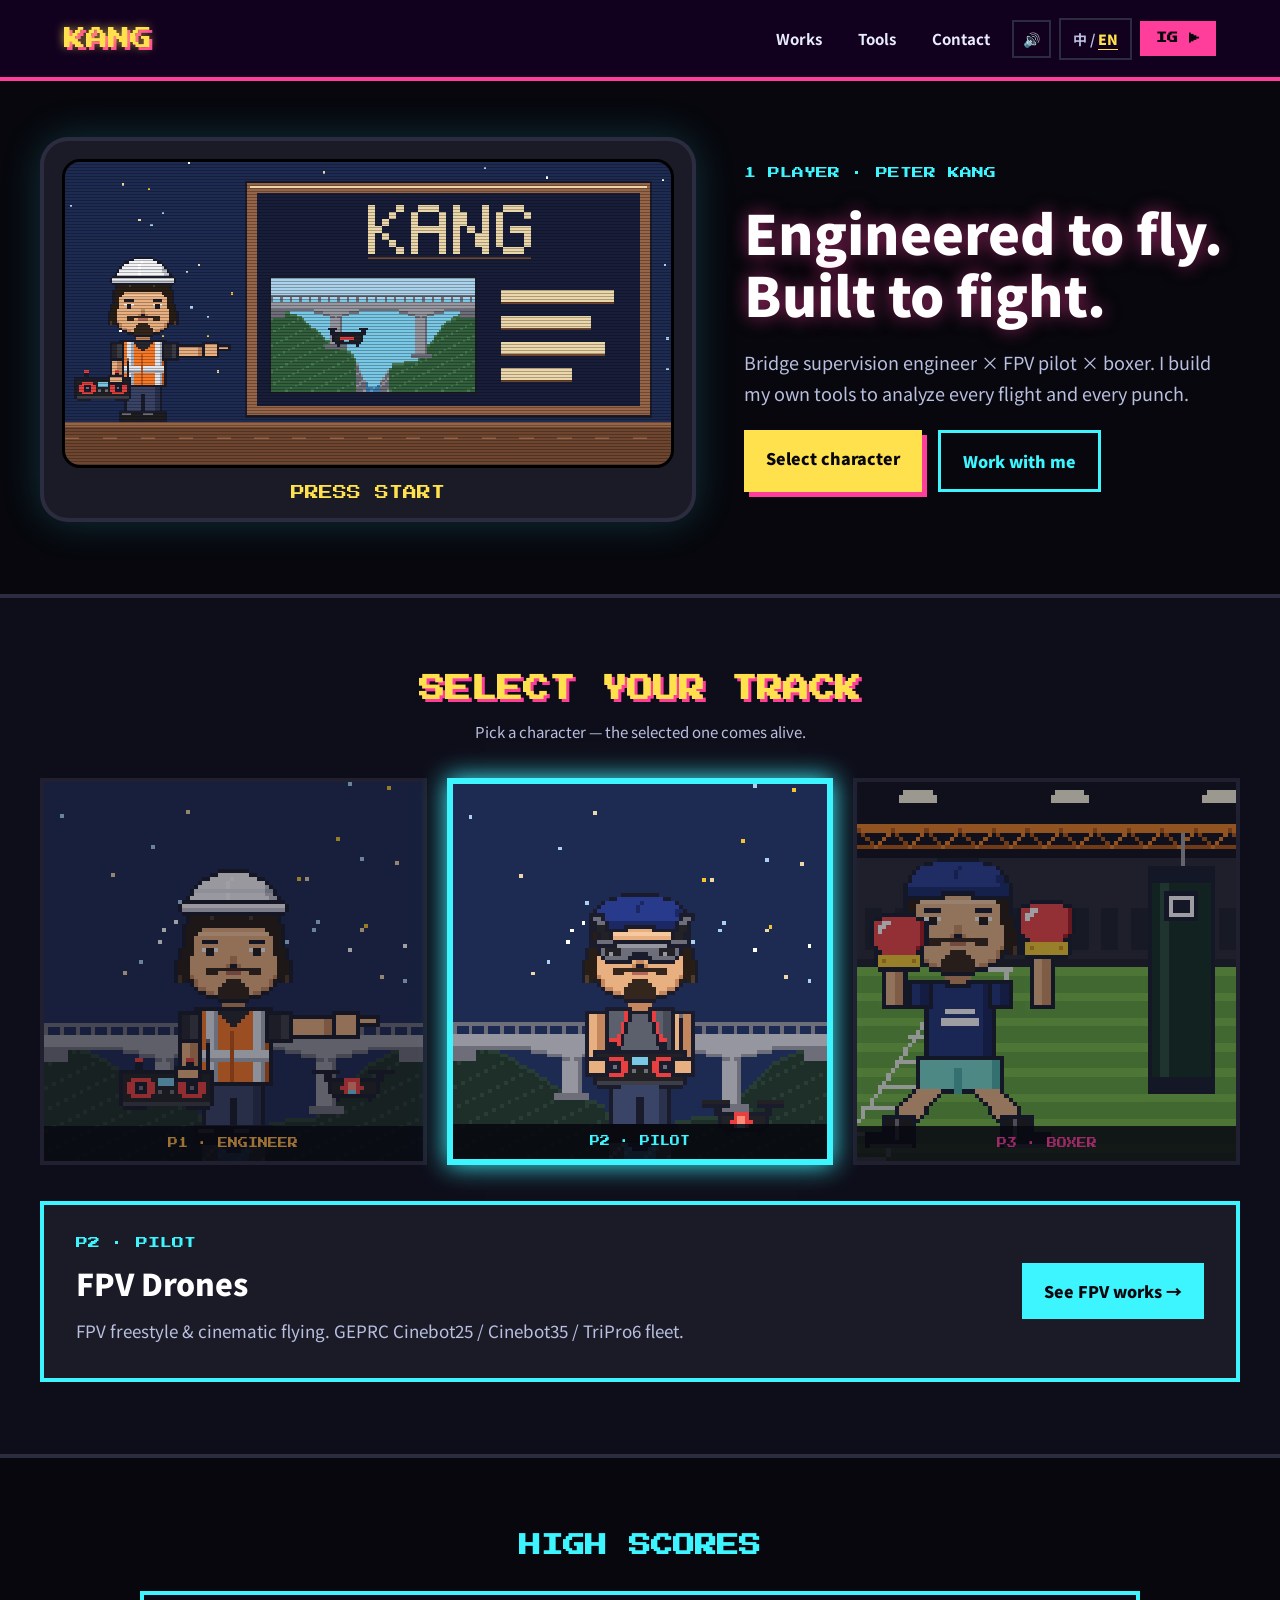
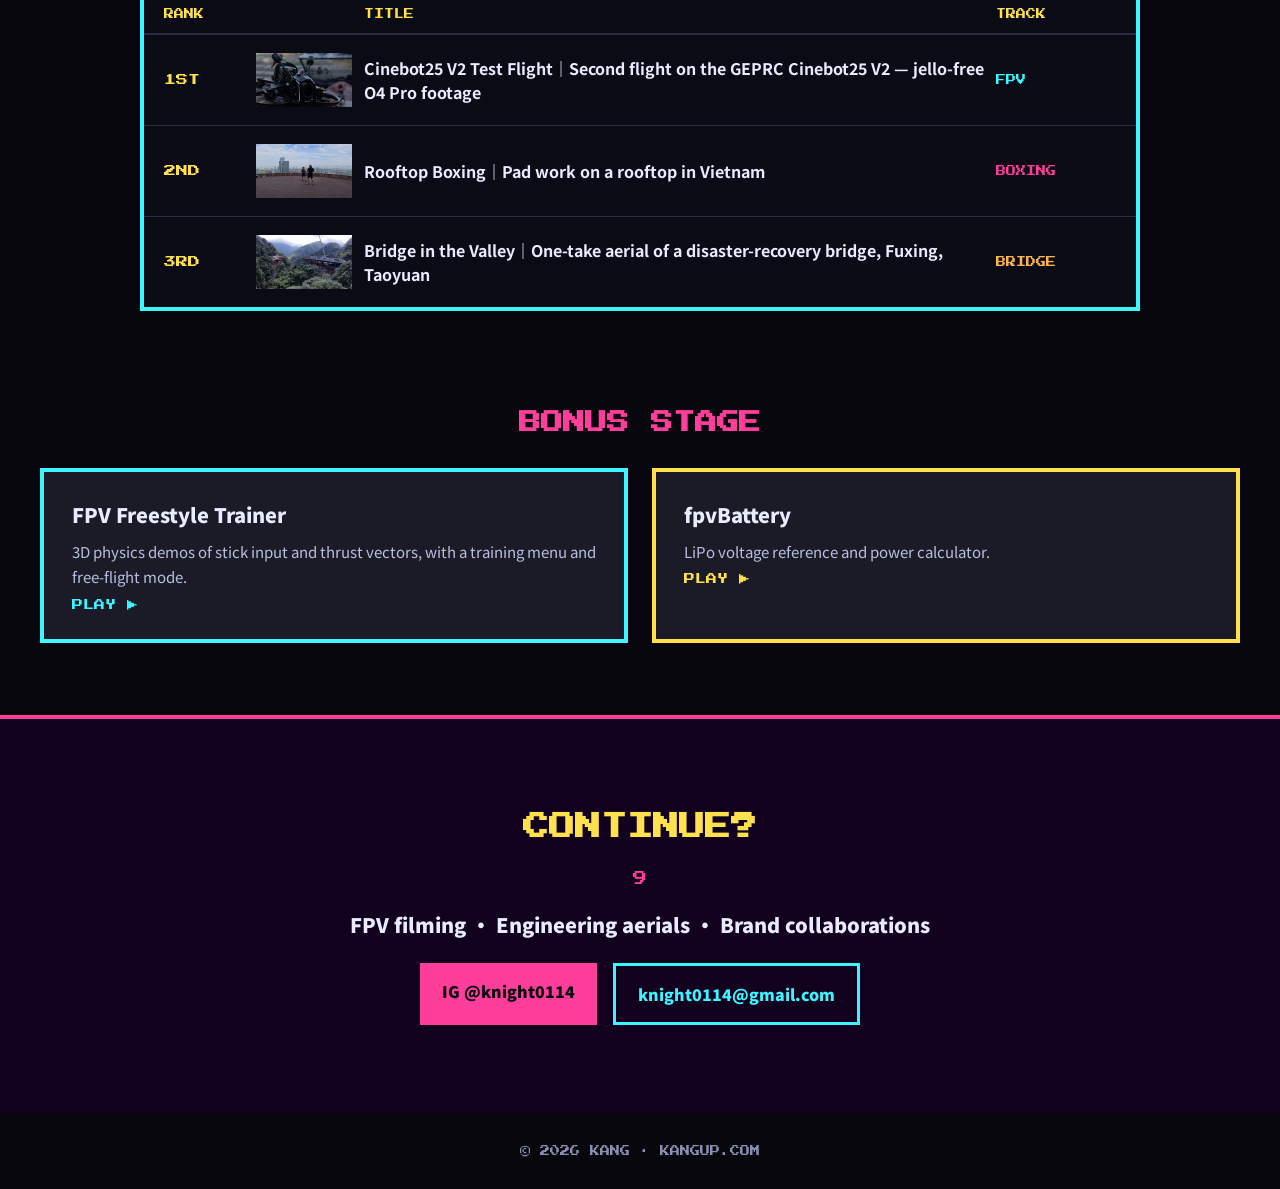
<file: index.html>
<!doctype html>
<html lang="zh-Hant">
<head>
<meta charset="utf-8">
<meta name="viewport" content="width=device-width, initial-scale=1">
<title data-i18n="home.title">KANG｜用工程腦飛行與出拳</title>
<meta name="description" data-i18n-content="home.desc" content="KANG：橋梁監造工程師 × FPV 飛手 × 拳擊。自己寫工具來分析每一次飛行、每一記出拳。">
<meta property="og:type" content="website">
<meta property="og:title" data-i18n-content="home.title" content="KANG｜用工程腦飛行與出拳">
<meta property="og:description" data-i18n-content="home.ogdesc" content="橋梁監造工程師 × FPV 飛手 × 拳擊。">
<meta property="og:image" content="https://kangup.com/assets/kang_banner_hd_final.png">
<link rel="icon" href="assets/kang_favicon_v2.ico">
<link rel="preconnect" href="https://fonts.googleapis.com">
<link rel="preconnect" href="https://fonts.gstatic.com" crossorigin>
<link href="https://fonts.googleapis.com/css2?family=Press+Start+2P&amp;family=Noto+Sans+TC:wght@400;700;900&amp;display=swap" rel="stylesheet">
<link rel="stylesheet" href="css/style.css">
<script type="module" src="js/i18n.js"></script>
<script type="module" src="js/sfx.js"></script>
<script type="module" src="js/select.js"></script>
<script type="module" src="js/works.js"></script>
</head>
<body>
<header class="site-header">
  <nav class="nav">
    <a class="logo" href="#top">KANG</a>
    <div class="nav-links">
      <a href="#works" data-i18n="nav.works">作品</a>
      <a href="#tools" data-i18n="nav.tools">工具</a>
      <a href="#contact" data-i18n="nav.contact">合作</a>
      <button type="button" class="sfx" id="sfx-toggle" aria-pressed="true" aria-label="音效開關 / Toggle sound" data-i18n-aria="sfx.aria"><span aria-hidden="true">🔊</span></button>
      <button type="button" class="lang" id="lang-toggle" aria-label="切換語言 / Switch language"><span class="l-zh">中</span> / <span class="l-en">EN</span></button>
      <a class="ig" href="https://instagram.com/knight0114">IG ▶</a>
    </div>
  </nav>
</header>

<section id="top" class="hero">
  <div class="wrap">
    <div class="cabinet">
      <div class="screen crt">
        <img src="assets/kang_banner_anim_v2.gif" data-i18n-alt="hero.alt" alt="KANG 像素橫幅：戴工程帽的 KANG 指向看板，無人機飛過山谷橋">
      </div>
      <p class="press blink">PRESS START</p>
    </div>
    <div class="hero-text">
      <p class="tag">1 PLAYER · PETER KANG</p>
      <h1 data-i18n-html="hero.h1">用工程腦<br>飛行與出拳</h1>
      <p class="lead" data-i18n="hero.lead">橋梁監造工程師 × FPV 飛手 × 拳擊。自己寫工具來分析每一次飛行、每一記出拳。</p>
      <div class="btns">
        <a class="btn btn-yellow" href="#select" data-i18n="hero.btn.select">選擇角色</a>
        <a class="btn btn-line" href="#contact" data-i18n="hero.btn.contact">合作洽詢</a>
      </div>
    </div>
  </div>
</section>

<section id="select" class="select">
  <div class="wrap">
    <div class="select-head">
      <h2>SELECT YOUR TRACK</h2>
      <p data-i18n="select.hint">點選角色看介紹（選中的角色會動起來）</p>
    </div>
    <div class="tracks">
      <button type="button" class="sel p1" data-id="p1" aria-pressed="false" data-i18n-aria="p1.aria" aria-label="選擇工程">
        <img class="still" src="assets/kang_engineer_static_v2.png" alt="">
        <span class="tagbar">P1 · ENGINEER</span>
      </button>
      <button type="button" class="sel p2" data-id="p2" aria-pressed="true" data-i18n-aria="p2.aria" aria-label="選擇 FPV">
        <img class="still" src="assets/kang_avatar_static_v2.png" alt="">
        <span class="tagbar">P2 · PILOT</span>
      </button>
      <button type="button" class="sel p3" data-id="p3" aria-pressed="false" data-i18n-aria="p3.aria" aria-label="選擇拳擊">
        <img class="still" src="assets/kang_boxing_guard_side.png" alt="">
        <span class="tagbar">P3 · BOXER</span>
      </button>
    </div>
    <div class="panels">
      <article class="panel p1" data-id="p1">
        <div class="panel-body">
          <p class="code">P1 · ENGINEER</p>
          <h3 data-i18n="p1.title">工程</h3>
          <p class="desc" data-i18n="p1.desc">橋梁監造工程師，參與桃園復興區橋梁災害復建。</p>
        </div>
        <a class="btn" href="https://instagram.com/knight0114" data-i18n="p1.cta">看工地空拍 →</a>
      </article>
      <article class="panel p2" data-id="p2">
        <div class="panel-body">
          <p class="code">P2 · PILOT</p>
          <h3 data-i18n="p2.title">FPV 穿越機</h3>
          <p class="desc" data-i18n="p2.desc">花飛與電影感拍攝。GEPRC Cinebot25 / Cinebot35 / TriPro6 機隊。</p>
        </div>
        <a class="btn" href="fpv/" data-i18n="p2.cta">看 FPV 作品 →</a>
      </article>
      <article class="panel p3" data-id="p3">
        <div class="panel-body">
          <p class="code">P3 · BOXER</p>
          <h3 data-i18n="p3.title">拳擊</h3>
          <p class="desc" data-i18n="p3.desc">每週訓練日記，用姿態分析看自己的出拳。</p>
        </div>
        <a class="btn" href="https://instagram.com/knight0114" data-i18n="p3.cta">看訓練紀錄 →</a>
      </article>
    </div>
  </div>
</section>

<section id="works" class="scores">
  <div class="wrap">
    <h2 class="h-px">HIGH SCORES</h2>
    <div class="board" data-works="featured"></div>
    <noscript><p class="noscript">需要啟用 JavaScript 才能顯示作品榜；也可直接到 <a href="https://instagram.com/knight0114">IG</a> 看。</p></noscript>
  </div>
</section>

<section id="tools" class="bonus">
  <div class="wrap">
    <h2 class="h-px">BONUS STAGE</h2>
    <div class="cards">
      <a class="card" href="https://kang666-hub.github.io/fpv-trainer/">
        <h3 data-i18n="bonus.trainer.title">花飛訓練平台</h3>
        <p data-i18n="bonus.trainer.desc">3D 物理示範打桿與推力分解，含訓練菜單與自由練習。</p>
        <span class="go">PLAY ▶</span>
      </a>
      <a class="card yellow" href="https://kang666-hub.github.io/fpvBattery/">
        <h3>fpvBattery</h3>
        <p data-i18n="bonus.battery.desc">鋰電池電壓參考與功率計算。</p>
        <span class="go">PLAY ▶</span>
      </a>
    </div>
  </div>
</section>

<section id="contact" class="contact">
  <div class="wrap">
    <h2>CONTINUE?</h2>
    <p class="count blink">9</p>
    <p class="sub" data-i18n="contact.sub">FPV 拍攝 · 工程空拍 · 品牌合作</p>
    <div class="btns">
      <a class="btn btn-pink" href="https://instagram.com/knight0114">IG @knight0114</a>
      <a class="btn btn-line" href="mailto:knight0114@gmail.com">knight0114@gmail.com</a>
    </div>
  </div>
</section>

<footer class="site-footer">© 2026 KANG · KANGUP.COM</footer>
</body>
</html>
</file>
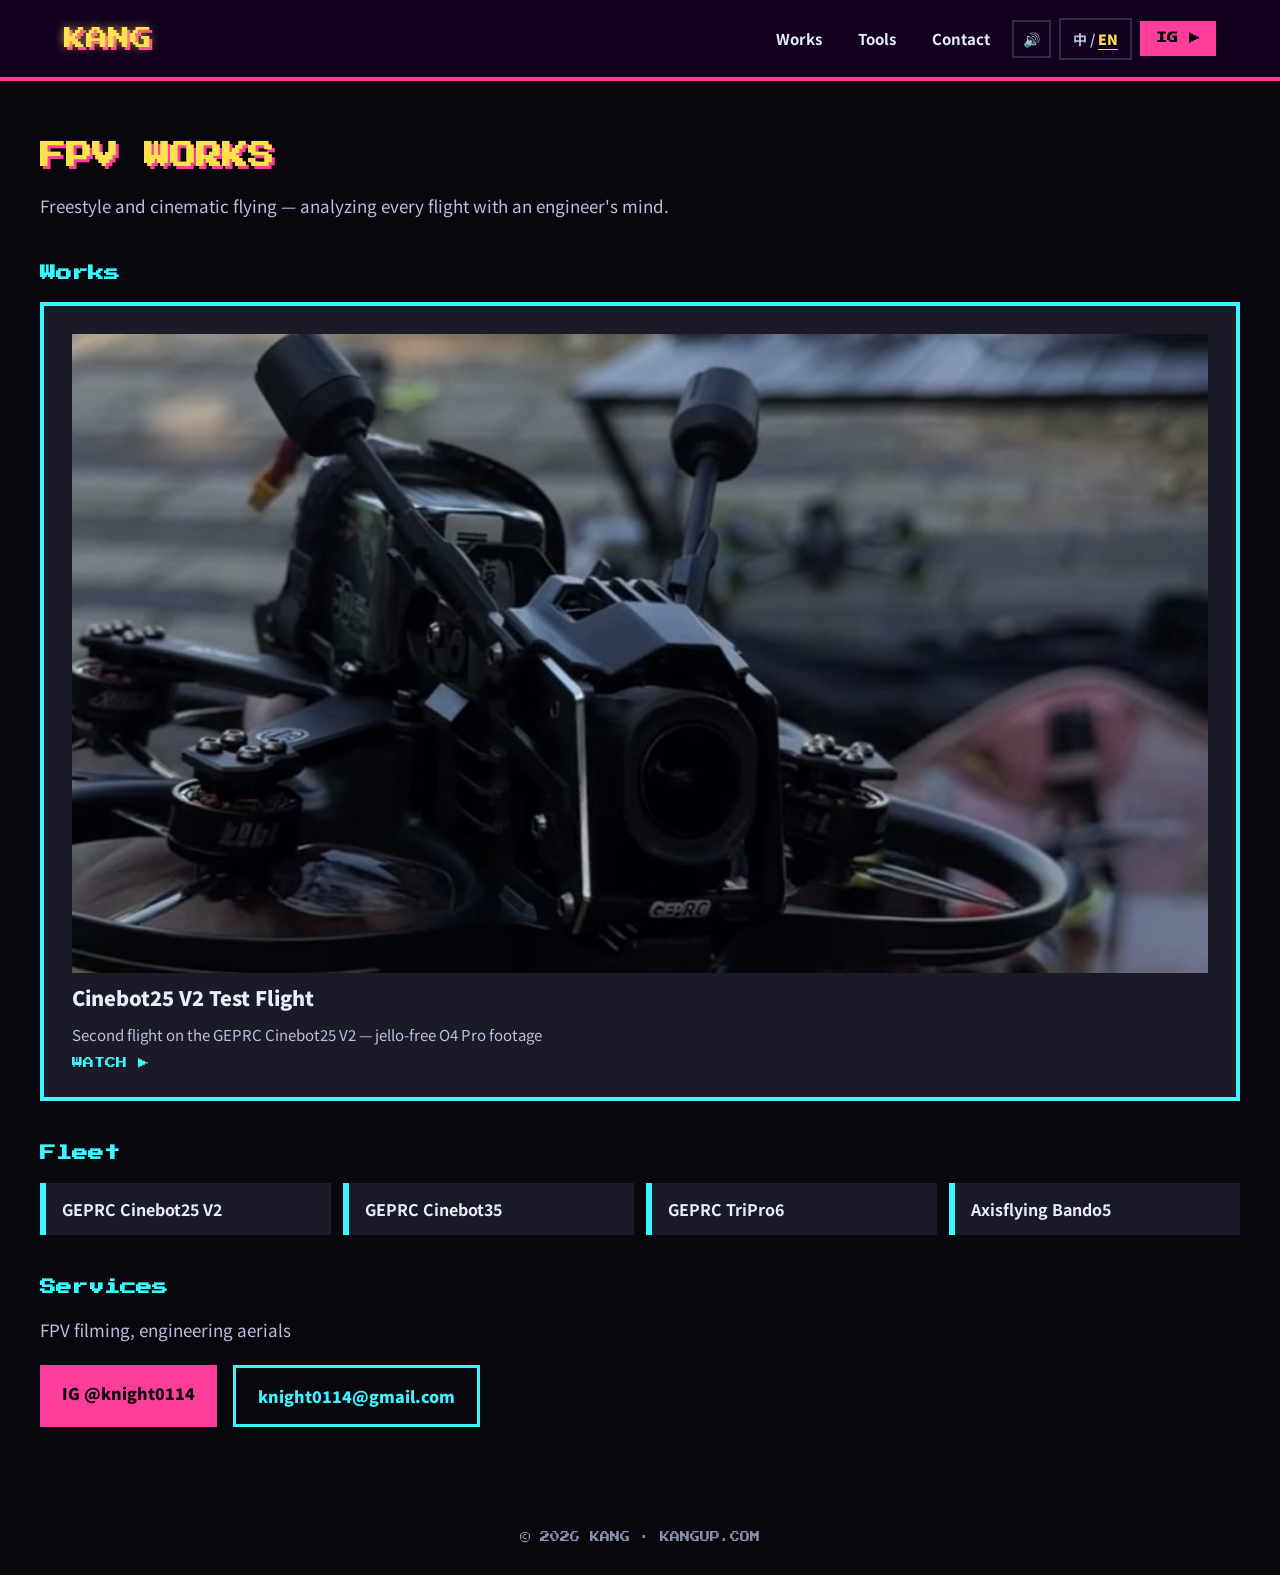
<file: fpv/index.html>
<!doctype html>
<html lang="zh-Hant">
<head>
<meta charset="utf-8">
<meta name="viewport" content="width=device-width, initial-scale=1">
<title data-i18n="fpv.title">FPV 作品集｜KANG</title>
<meta name="description" data-i18n-content="fpv.desc" content="KANG 的 FPV 穿越機作品、機隊與接案項目：FPV 拍攝、工程空拍。">
<meta property="og:type" content="website">
<meta property="og:title" data-i18n-content="fpv.title" content="FPV 作品集｜KANG">
<meta property="og:description" data-i18n-content="fpv.ogdesc" content="FPV 穿越機作品、機隊與接案項目。">
<meta property="og:image" content="https://kangup.com/assets/kang_banner_hd_final.png">
<link rel="icon" href="../assets/kang_favicon_v2.ico">
<link rel="preconnect" href="https://fonts.googleapis.com">
<link rel="preconnect" href="https://fonts.gstatic.com" crossorigin>
<link href="https://fonts.googleapis.com/css2?family=Press+Start+2P&amp;family=Noto+Sans+TC:wght@400;700;900&amp;display=swap" rel="stylesheet">
<link rel="stylesheet" href="../css/style.css">
<script type="module" src="../js/i18n.js"></script>
<script type="module" src="../js/sfx.js"></script>
<script type="module" src="../js/works.js"></script>
</head>
<body>
<header class="site-header">
  <nav class="nav">
    <a class="logo" href="../">KANG</a>
    <div class="nav-links">
      <a href="../#works" data-i18n="nav.works">作品</a>
      <a href="../tools/" data-i18n="nav.tools">工具</a>
      <a href="../#contact" data-i18n="nav.contact">合作</a>
      <button type="button" class="sfx" id="sfx-toggle" aria-pressed="true" aria-label="音效開關 / Toggle sound" data-i18n-aria="sfx.aria"><span aria-hidden="true">🔊</span></button>
      <button type="button" class="lang" id="lang-toggle" aria-label="切換語言 / Switch language"><span class="l-zh">中</span> / <span class="l-en">EN</span></button>
      <a class="ig" href="https://instagram.com/knight0114">IG ▶</a>
    </div>
  </nav>
</header>

<main class="page">
  <div class="wrap">
    <div>
      <h1>FPV WORKS</h1>
      <p class="intro" style="margin-top:16px" data-i18n="fpv.intro">花飛與電影感拍攝，用工程腦分析每一次飛行。</p>
    </div>

    <div>
      <h2 data-i18n="fpv.h.works">作品</h2>
      <div class="cards" data-works="fpv" style="margin-top:16px"></div>
      <noscript><p class="noscript">需要啟用 JavaScript 才能顯示作品；也可直接到 <a href="https://instagram.com/knight0114">IG</a> 看。</p></noscript>
    </div>

    <div>
      <h2 data-i18n="fpv.h.fleet">機隊</h2>
      <ul class="fleet">
        <li>GEPRC Cinebot25 V2</li>
        <li>GEPRC Cinebot35</li>
        <li>GEPRC TriPro6</li>
        <li>Axisflying Bando5</li>
      </ul>
    </div>

    <div>
      <h2 data-i18n="fpv.h.services">接案項目</h2>
      <p class="intro" style="margin-top:16px" data-i18n="fpv.services.body">FPV 拍攝、工程空拍</p>
      <div class="btns" style="margin-top:20px">
        <a class="btn btn-pink" href="https://instagram.com/knight0114">IG @knight0114</a>
        <a class="btn btn-line" href="mailto:knight0114@gmail.com">knight0114@gmail.com</a>
      </div>
    </div>
  </div>
</main>

<footer class="site-footer">© 2026 KANG · KANGUP.COM</footer>
</body>
</html>
</file>
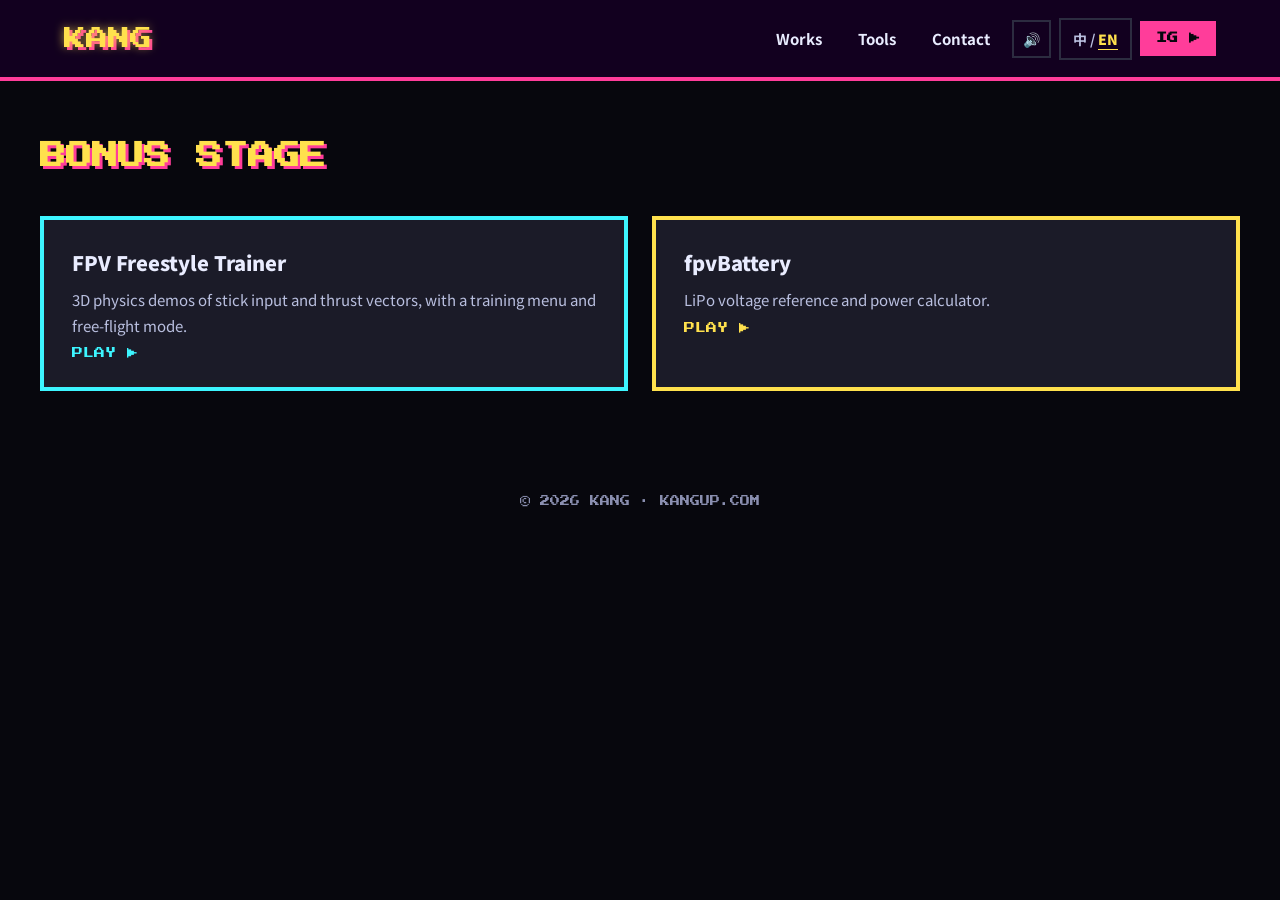
<file: tools/index.html>
<!doctype html>
<html lang="zh-Hant">
<head>
<meta charset="utf-8">
<meta name="viewport" content="width=device-width, initial-scale=1">
<title data-i18n="tools.title">工具區｜KANG</title>
<meta name="description" data-i18n-content="tools.desc" content="KANG 自己寫的 FPV 工具：花飛訓練平台、fpvBattery 電池計算。">
<meta property="og:type" content="website">
<meta property="og:title" data-i18n-content="tools.title" content="工具區｜KANG">
<meta property="og:description" data-i18n-content="tools.ogdesc" content="花飛訓練平台、fpvBattery 電池計算。">
<meta property="og:image" content="https://kangup.com/assets/kang_banner_hd_final.png">
<link rel="icon" href="../assets/kang_favicon_v2.ico">
<link rel="preconnect" href="https://fonts.googleapis.com">
<link rel="preconnect" href="https://fonts.gstatic.com" crossorigin>
<link href="https://fonts.googleapis.com/css2?family=Press+Start+2P&amp;family=Noto+Sans+TC:wght@400;700;900&amp;display=swap" rel="stylesheet">
<link rel="stylesheet" href="../css/style.css">
<script type="module" src="../js/i18n.js"></script>
<script type="module" src="../js/sfx.js"></script>
</head>
<body>
<header class="site-header">
  <nav class="nav">
    <a class="logo" href="../">KANG</a>
    <div class="nav-links">
      <a href="../#works" data-i18n="nav.works">作品</a>
      <a href="../tools/" data-i18n="nav.tools">工具</a>
      <a href="../#contact" data-i18n="nav.contact">合作</a>
      <button type="button" class="sfx" id="sfx-toggle" aria-pressed="true" aria-label="音效開關 / Toggle sound" data-i18n-aria="sfx.aria"><span aria-hidden="true">🔊</span></button>
      <button type="button" class="lang" id="lang-toggle" aria-label="切換語言 / Switch language"><span class="l-zh">中</span> / <span class="l-en">EN</span></button>
      <a class="ig" href="https://instagram.com/knight0114">IG ▶</a>
    </div>
  </nav>
</header>

<main class="page">
  <div class="wrap">
    <h1>BONUS STAGE</h1>
    <div class="cards">
      <a class="card" href="https://kang666-hub.github.io/fpv-trainer/">
        <h3 data-i18n="bonus.trainer.title">花飛訓練平台</h3>
        <p data-i18n="bonus.trainer.desc">3D 物理示範打桿與推力分解，含訓練菜單與自由練習。</p>
        <span class="go">PLAY ▶</span>
      </a>
      <a class="card yellow" href="https://kang666-hub.github.io/fpvBattery/">
        <h3>fpvBattery</h3>
        <p data-i18n="bonus.battery.desc">鋰電池電壓參考與功率計算。</p>
        <span class="go">PLAY ▶</span>
      </a>
    </div>
  </div>
</main>

<footer class="site-footer">© 2026 KANG · KANGUP.COM</footer>
</body>
</html>
</file>
<file: css/style.css>
/* KANG 個人網站共用樣式（色彩取自 A2 設計稿） */
:root{
  --bg:#07070d;--panel:#1b1b28;--panel-2:#0e0e1a;--line:#2c2c40;--marquee:#12001f;
  --pink:#ff3d9a;--cyan:#3df5ff;--yellow:#ffe14d;--orange:#ffb547;--text:#e9ecff;--muted:#b9bfdf;
  --px:'Press Start 2P',monospace;
}
*{box-sizing:border-box}
html{scroll-behavior:smooth}
body{margin:0;background:var(--bg);color:var(--text);font-family:'Noto Sans TC',sans-serif;min-height:100vh;overflow-x:hidden}
a{color:var(--cyan)}a:hover{color:#fff}
img{image-rendering:pixelated}
:focus-visible{outline:3px solid var(--yellow);outline-offset:3px}
h1,h2,h3,p{margin:0}
.px{font-family:var(--px)}

.crt{position:relative}
.crt::after{content:"";position:absolute;inset:0;pointer-events:none;background:repeating-linear-gradient(0deg,rgba(0,0,0,.28) 0,rgba(0,0,0,.28) 1px,transparent 1px,transparent 3px)}
@keyframes blink{0%,49%{opacity:1}50%,100%{opacity:0}}
.blink{animation:blink 1.1s steps(1) infinite}
@media (prefers-reduced-motion:reduce){.blink{animation:none}}

/* 導覽列 */
.site-header{background:var(--marquee);border-bottom:4px solid var(--pink)}
.nav{max-width:1200px;margin:0 auto;padding:16px 24px;display:flex;flex-wrap:wrap;align-items:center;justify-content:space-between;gap:16px}
.logo{font-family:var(--px);font-size:22px;text-decoration:none;color:var(--yellow);text-shadow:0 0 10px rgba(255,225,77,.7),3px 3px 0 var(--pink)}
.nav-links{display:flex;flex-wrap:wrap;gap:8px;align-items:center}
.nav-links a{padding:12px 14px;font-size:15px;font-weight:700;text-decoration:none;color:var(--text)}
.nav-links a.ig{padding:12px 16px;font-family:var(--px);font-size:11px;background:var(--pink);color:var(--bg)}

section{padding:72px 24px}
.wrap{max-width:1200px;margin:0 auto}
.h-px{font-family:var(--px);line-height:1.5;text-align:center}

/* 主視覺 */
.hero{padding:56px 24px 72px}
.hero .wrap{display:flex;flex-wrap:wrap;gap:48px;align-items:center}
.cabinet{flex:1 1 560px;min-width:0;background:var(--panel);border-radius:28px;padding:22px;box-shadow:inset 0 0 0 4px var(--line),0 0 40px rgba(61,245,255,.18)}
.screen{border-radius:18px;overflow:hidden;background:#0b1230;border:3px solid #000}
.screen img{width:100%;height:auto;display:block}
.press{margin-top:18px;text-align:center;font-family:var(--px);font-size:14px;color:var(--yellow)}
.hero-text{flex:1 1 400px;min-width:0;display:flex;flex-direction:column;gap:22px}
.hero-text .tag{font-family:var(--px);font-size:12px;color:var(--cyan)}
.hero-text h1{font-size:54px;line-height:1.15;font-weight:900;color:#fff;text-shadow:0 0 18px rgba(255,61,154,.55)}
.hero-text .lead{font-size:18px;line-height:1.7;color:var(--muted)}
.btns{display:flex;flex-wrap:wrap;gap:16px}
.btn{display:inline-block;padding:16px 22px;font-weight:900;text-decoration:none;font-size:16px}
.btn-yellow{background:var(--yellow);color:var(--bg);box-shadow:5px 5px 0 var(--pink)}
.btn-yellow:hover{color:var(--bg)}
.btn-line{border:3px solid var(--cyan);color:var(--cyan)}
.btn-pink{background:var(--pink);color:var(--bg)}
.btn-pink:hover{color:var(--bg)}

/* 選角 */
.select{background:var(--panel-2);border-top:4px solid var(--line);border-bottom:4px solid var(--line)}
.select .wrap{display:flex;flex-direction:column;gap:36px}
.select-head{display:flex;flex-direction:column;gap:12px;align-items:center;text-align:center}
.select-head h2{font-family:var(--px);font-size:26px;line-height:1.5;color:var(--yellow);text-shadow:3px 3px 0 var(--pink)}
.select-head p{font-size:15px;color:var(--muted)}
.tracks{display:grid;grid-template-columns:repeat(3,minmax(0,1fr));gap:20px}
.sel{position:relative;aspect-ratio:1/1;padding:0;background:#0b1230;overflow:hidden;border:4px solid var(--line);opacity:.6;cursor:pointer;font:inherit;color:inherit;min-width:0}
.sel img{position:absolute;inset:0;width:100%;height:100%;object-fit:cover;image-rendering:pixelated}
/* 兩段式：靜態圖（最下層）→ 選定動作 sprite（播一次，9 格 × 750ms）→ 待機 GIF（JS 建立，從第 0 格開始） */
.sel .chosen{position:absolute;inset:0;display:none;background-repeat:no-repeat;background-size:900% 100%;background-position:0 0;image-rendering:pixelated}
.sel[data-phase="chosen"] .chosen{display:block;animation:kang-chosen .75s step-end 1 forwards}
.sel[data-phase="idle"] .chosen{display:none}
.p1 .chosen{background-image:url(../assets/kang_select_p1_confirm.png)}
.p2 .chosen{background-image:url(../assets/kang_select_p2_confirm.png)}
.p3 .chosen{background-image:url(../assets/kang_select_p3_confirm.png)}
@keyframes kang-chosen{
  0%{background-position:0% 0}11.111%{background-position:12.5% 0}22.222%{background-position:25% 0}33.333%{background-position:37.5% 0}
  44.444%{background-position:50% 0}55.556%{background-position:62.5% 0}66.667%{background-position:75% 0}77.778%{background-position:87.5% 0}
  88.889%{background-position:100% 0}100%{background-position:100% 0}
}
.sel .tagbar{position:absolute;left:0;right:0;bottom:0;padding:10px 4px;background:rgba(7,7,13,.85);color:var(--c);font-family:var(--px);font-size:10px;text-align:center;line-height:1.5}
.js .sel[aria-pressed="true"]{border-width:6px;border-color:var(--c);box-shadow:0 0 24px var(--c);opacity:1}
/* 無 JS：全部顯示靜態圖，不降低亮度 */
html:not(.js) .sel{opacity:1;cursor:default}
.panels{display:flex;flex-direction:column;gap:20px}
.panel{background:var(--panel);border:4px solid var(--c);padding:32px;display:flex;flex-wrap:wrap;gap:24px;align-items:center;justify-content:space-between}
.js .panel[hidden]{display:none}
.panel-body{flex:1 1 420px;min-width:0;display:flex;flex-direction:column;gap:12px}
.panel .code{font-family:var(--px);font-size:12px;color:var(--c)}
.panel h3{font-size:30px;font-weight:900;color:#fff}
.panel .desc{font-size:17px;line-height:1.7;color:var(--muted)}
.panel .btn{background:var(--c);color:var(--bg)}
.p1{--c:var(--orange)}.p2{--c:var(--cyan)}.p3{--c:var(--pink)}

/* HIGH SCORES */
.scores .wrap{max-width:1000px;display:flex;flex-direction:column;gap:28px}
.scores h2{font-size:22px;color:var(--cyan)}
.board{border:4px solid var(--cyan);background:#0b0b16;font-size:16px}
.row{display:grid;grid-template-columns:80px 96px minmax(0,1fr) 120px;gap:12px;padding:18px 20px;text-decoration:none;color:var(--text);border-bottom:1px solid var(--line);align-items:center}
.row:last-child{border-bottom:0}
.row.head{padding:14px 20px;font-family:var(--px);font-size:10px;color:var(--yellow);border-bottom:2px solid var(--line)}
.row .rank{font-family:var(--px);font-size:12px;color:var(--yellow)}
.row .ttl{font-weight:700;overflow-wrap:anywhere}
.row .nw{white-space:nowrap}
.row:not(.head) .th{display:block;width:96px;aspect-ratio:16/9;background:var(--panel-2);overflow:hidden}
.row:not(.head) .th img{display:block;width:100%;height:100%;object-fit:cover;image-rendering:auto}   /* 照片縮圖用平滑縮放（全站 pixelated 是給像素圖用的） */
.row .trk{font-family:var(--px);font-size:10px}
.t-fpv{color:var(--cyan)}.t-boxing{color:var(--pink)}.t-engineering{color:var(--orange)}

/* BONUS / 卡片 */
.bonus{padding:24px 24px 72px}
.bonus h2{font-size:22px;color:var(--pink);margin-bottom:28px}
.cards{display:grid;grid-template-columns:repeat(auto-fit,minmax(min(300px,100%),1fr));gap:24px}
.card{text-decoration:none;color:var(--text);background:var(--panel);border:4px solid var(--cyan);padding:28px;display:flex;flex-direction:column;gap:10px;min-width:0}
.card.yellow{border-color:var(--yellow)}
.card h3{font-size:20px;font-weight:900}
.card p{font-size:15px;line-height:1.7;color:var(--muted)}
.card .go{font-family:var(--px);font-size:11px;color:var(--cyan)}
.card.yellow .go{color:var(--yellow)}
.card .thumb{aspect-ratio:16/9;background:var(--panel-2);border:2px dashed var(--line);display:flex;align-items:center;justify-content:center;color:var(--muted);font-size:14px;overflow:hidden}
.card .thumb img{width:100%;height:100%;object-fit:cover;image-rendering:auto}   /* 照片縮圖用平滑縮放（全站的 pixelated 是給像素圖用的，縮小 960×540 照片會鋸齒） */
.card .thumb.has-img{border:0}
.card.soon{opacity:.85}
.card.soon .go{color:var(--muted)}

/* CONTINUE */
.contact{padding:88px 24px;background:var(--marquee);border-top:4px solid var(--pink)}
.contact .wrap{max-width:900px;display:flex;flex-direction:column;gap:24px;align-items:center;text-align:center}
.contact h2{font-family:var(--px);font-size:26px;line-height:1.6;color:var(--yellow)}
.contact .count{font-family:var(--px);font-size:14px;color:var(--pink)}
.contact .sub{font-size:20px;font-weight:900}
.contact .btns{justify-content:center}
.contact .btn{overflow-wrap:anywhere}

footer.site-footer{padding:28px 24px;text-align:center;font-family:var(--px);font-size:10px;color:#8a8fb0;line-height:2}

/* 內頁 */
.page{padding:56px 24px 72px}
.page .wrap{display:flex;flex-direction:column;gap:40px}
.page h1{font-family:var(--px);font-size:26px;line-height:1.5;color:var(--yellow);text-shadow:3px 3px 0 var(--pink)}
.page h2{font-family:var(--px);font-size:16px;line-height:1.6;color:var(--cyan)}
.page .intro{font-size:17px;line-height:1.7;color:var(--muted)}
.fleet{list-style:none;margin:16px 0 0;padding:0;display:grid;grid-template-columns:repeat(auto-fit,minmax(min(220px,100%),1fr));gap:12px}
.fleet li{background:var(--panel);border-left:6px solid var(--cyan);padding:14px 16px;font-weight:700}
.noscript{color:var(--muted)}

@media (max-width:600px){
  section{padding:48px 16px}
  .hero{padding:32px 16px 48px}
  .nav{padding:12px 16px}
  .hero .wrap{gap:28px}
  .cabinet{padding:12px;border-radius:18px}
  .hero-text h1{font-size:36px}
  .hero-text .lead{font-size:16px}
  .select-head h2{font-size:15px}
  .tracks{gap:8px}
  .sel{border-width:3px}
  .js .sel[aria-pressed="true"]{border-width:4px}
  .sel .tagbar{font-size:7px;padding:8px 2px}
  .panel{padding:20px}
  .panel h3{font-size:24px}
  .row{grid-template-columns:44px 96px minmax(0,1fr);grid-template-areas:"rank th trk" "ttl ttl ttl";gap:8px 10px;padding:14px 12px;align-items:center}
  .row .rank{grid-area:rank}.row:not(.head) .th{grid-area:th}.row .trk{grid-area:trk;justify-self:end}.row .ttl{grid-area:ttl}
  .row.head{display:none}   /* 手機版每列改成兩行（名次＋縮圖＋分類／標題），欄位標題列隱藏 */
  .row .rank{font-size:9px}
  .row .trk,.row.head{font-size:8px}
  .row.head{padding:12px}
  .scores h2,.bonus h2{font-size:16px}
  .contact h2{font-size:18px}
  .card{padding:20px}
  .page h1{font-size:18px}
  .footer-text{font-size:8px}
}

/* 中英切換按鈕（需要 JS，無 JS 時隱藏） */
.nav-links .lang{display:none;padding:12px 12px;background:transparent;border:2px solid var(--line);color:var(--muted);font:700 14px/1 'Noto Sans TC',sans-serif;cursor:pointer}
.js .nav-links .lang{display:inline-block}
.lang:hover{border-color:var(--cyan)}
html[lang="zh-Hant"] .lang .l-zh,html[lang="en"] .lang .l-en{font-weight:900;color:var(--yellow);text-decoration:underline;text-underline-offset:4px}

/* 手機導覽列：KANG、連結、中/EN、IG 維持同一行 */
@media (max-width:600px){
  .nav{flex-wrap:nowrap;gap:4px;padding:10px 10px}
  .logo{font-size:15px;text-shadow:0 0 8px rgba(255,225,77,.6),2px 2px 0 var(--pink)}
  .nav-links{flex-wrap:nowrap;gap:0;min-width:0}
  .nav-links a{padding:10px 4px;font-size:12px;white-space:nowrap}
  .nav-links a.ig{padding:10px 7px;font-size:8px;margin-left:2px}
  .nav-links .lang{padding:8px 5px;font-size:11px;margin:0 2px;white-space:nowrap}
  .nav-links .sfx{padding:8px 5px;font-size:12px;margin:0 1px;white-space:nowrap}
}
@media (max-width:359px){
  .nav-links a:not(.ig){display:none}
}

/* 音效開關（需要 JS，無 JS 時隱藏） */
.nav-links .sfx{display:none;padding:10px 9px;background:transparent;border:2px solid var(--line);color:var(--muted);font:700 14px/1 'Noto Sans TC',sans-serif;cursor:pointer}
.js .nav-links .sfx{display:inline-block}
.sfx:hover{border-color:var(--cyan)}
.sfx.off{opacity:.6}
</file>
